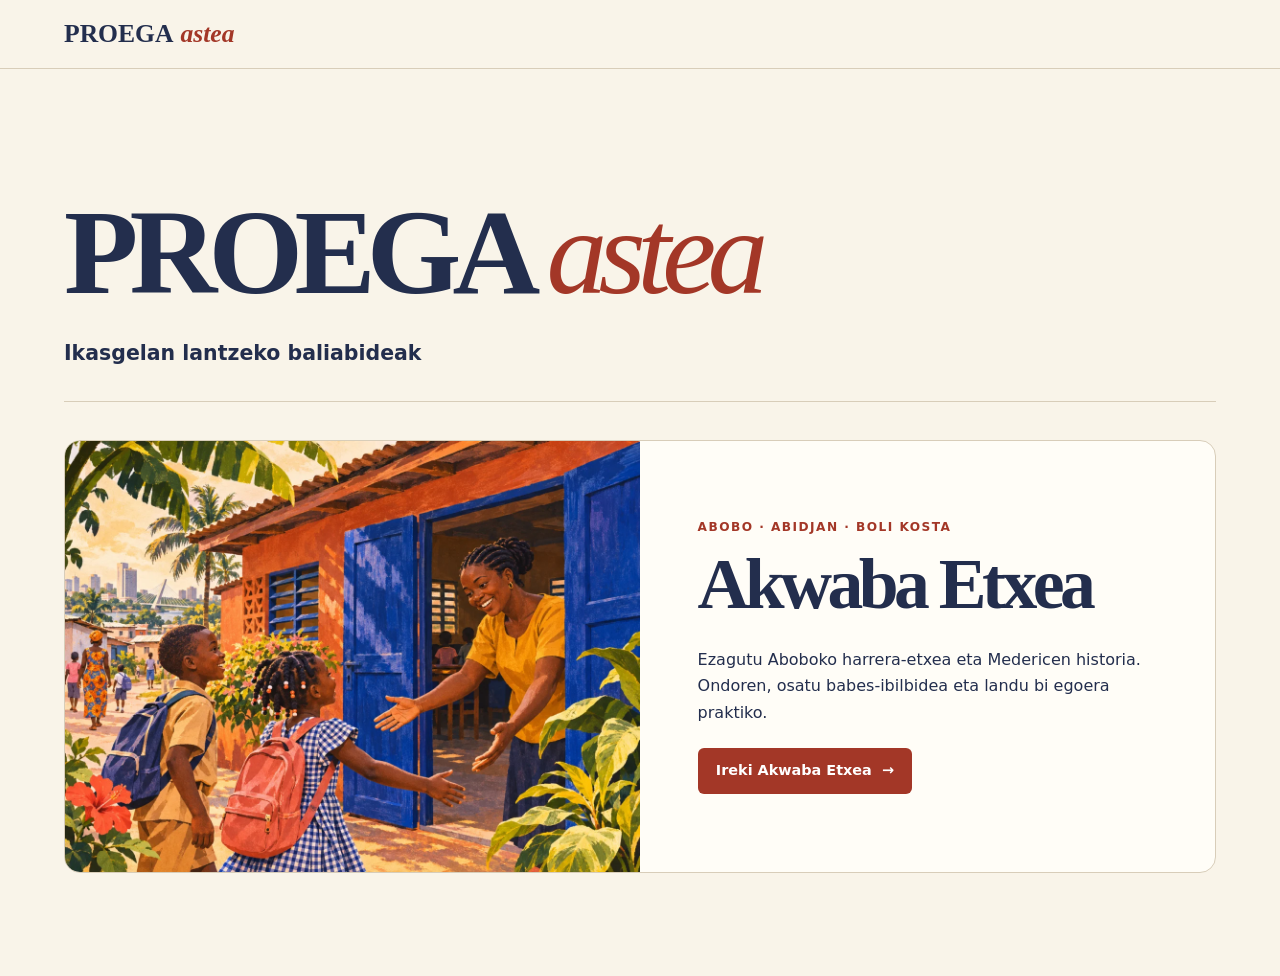
<file: index.html>
<!doctype html>
<html lang="eu">
<head>
  <meta charset="utf-8">
  <meta name="viewport" content="width=device-width, initial-scale=1">
  <meta name="description" content="PROEGA asteko ikasmaterialak. Ezagutu Akwaba Etxea eta egin jarduera interaktiboa.">
  <meta name="theme-color" content="#f9f4e9">
  <title>PROEGA astea</title>
  <link rel="stylesheet" href="akwaba/style.css">
  <style>
    .collection-header { min-height: 68px; display: flex; align-items: center; }
    .collection-title { margin: .22em 0 .25em; font: 700 clamp(3rem, 9.8vw, 7.6rem)/.9 var(--serif); letter-spacing: -.072em; }
    .collection-title em { color: var(--red); font-weight: 400; }
    .collection-resources { margin-top: 2rem; padding-top: clamp(1.45rem, 3vw, 2.8rem); border-top: 1px solid var(--line); }
    .feature { display: grid; grid-template-columns: 1fr 1fr; background: var(--white); border: 1px solid var(--line); border-radius: var(--radius); overflow: hidden; }
    .feature img { height: 100%; min-height: 270px; aspect-ratio: 4 / 3; object-fit: cover; }
    .feature-copy { align-self: center; padding: clamp(1.25rem, 4.5vw, 4rem); }
    .feature-copy h2 { text-wrap: initial; }
    .feature-copy .button { margin-top: 1.35rem; }
    @media (max-width: 670px) {
      .feature { grid-template-columns: minmax(0, 1fr); }
      .feature img { min-height: 0; height: auto; aspect-ratio: 16 / 10; }
    }
  </style>
</head>
<body>
  <a class="skip" href="#edukia">Jauzi edukira</a>
  <header class="site-header">
    <div class="wrap collection-header"><a class="wordmark" href="./">PROEGA<span> astea</span></a></div>
  </header>
  <main class="wrap section" id="edukia">
    <h1 class="collection-title">PROEGA <em>astea</em></h1>
    <p class="lead">Ikasgelan lantzeko baliabideak</p>
    <div class="collection-resources">
      <article class="feature">
        <img src="akwaba/akwaba.webp" alt="" width="1200" height="900" fetchpriority="high">
        <div class="feature-copy">
          <p class="eyebrow">Abobo · Abidjan · Boli Kosta</p>
          <h2>Akwaba Etxea</h2>
          <p>Ezagutu Aboboko harrera-etxea eta Medericen historia. Ondoren, osatu babes-ibilbidea eta landu bi egoera praktiko.</p>
          <a class="button primary" href="akwaba/">Ireki Akwaba Etxea <span aria-hidden="true">→</span></a>
        </div>
      </article>
    </div>
  </main>
</body>
</html>
</file>
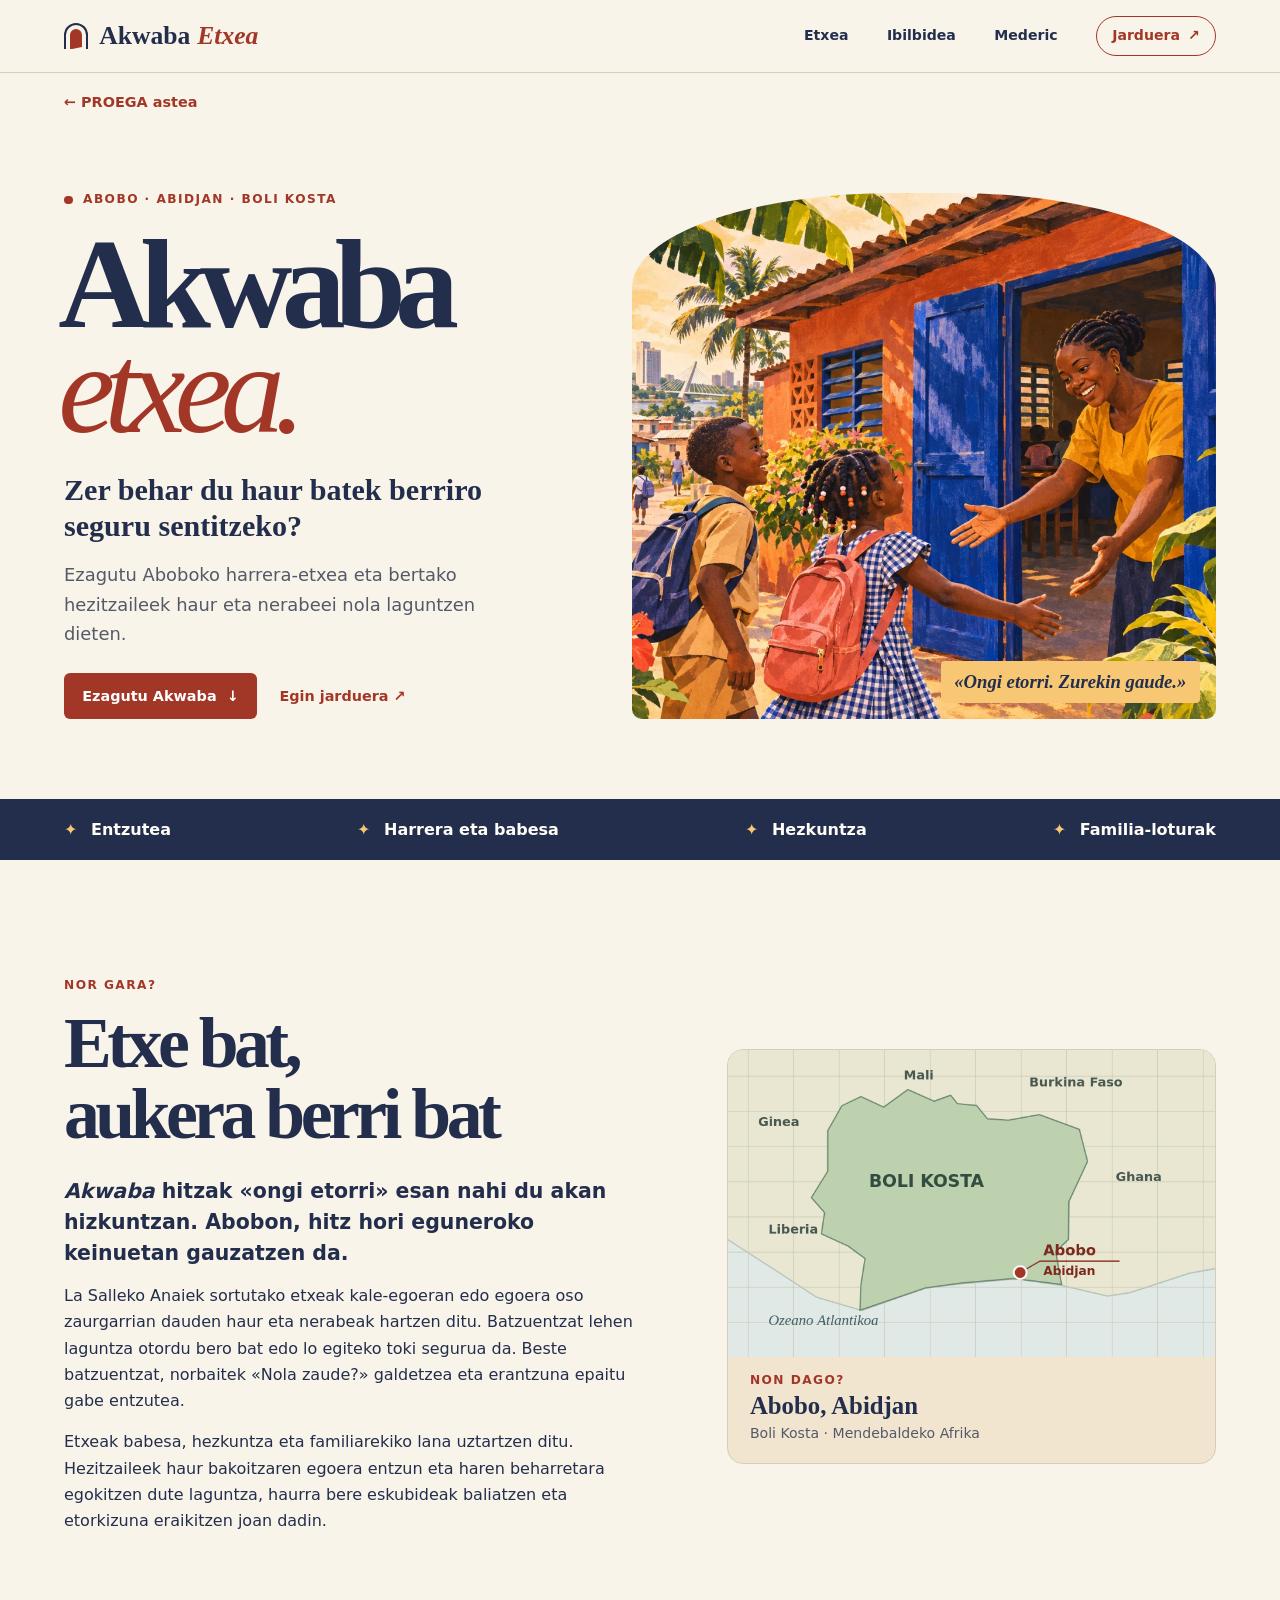
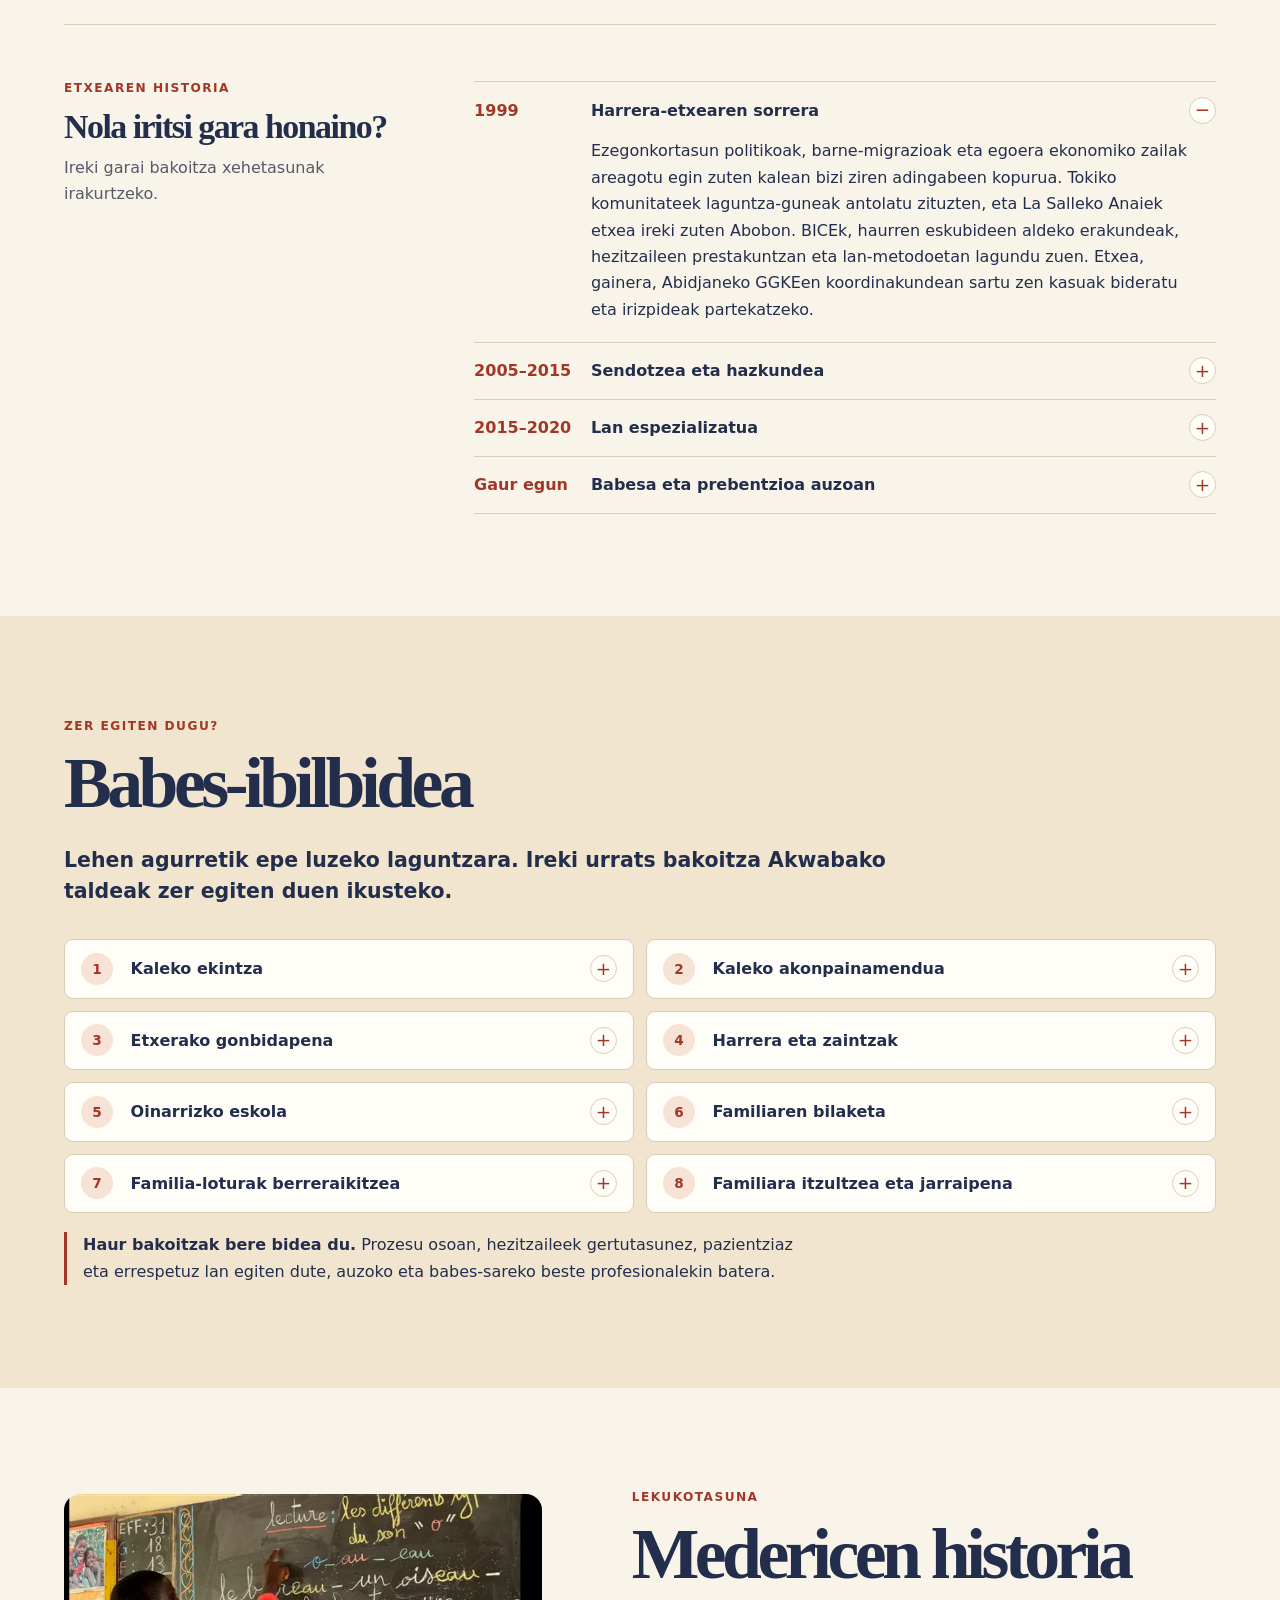
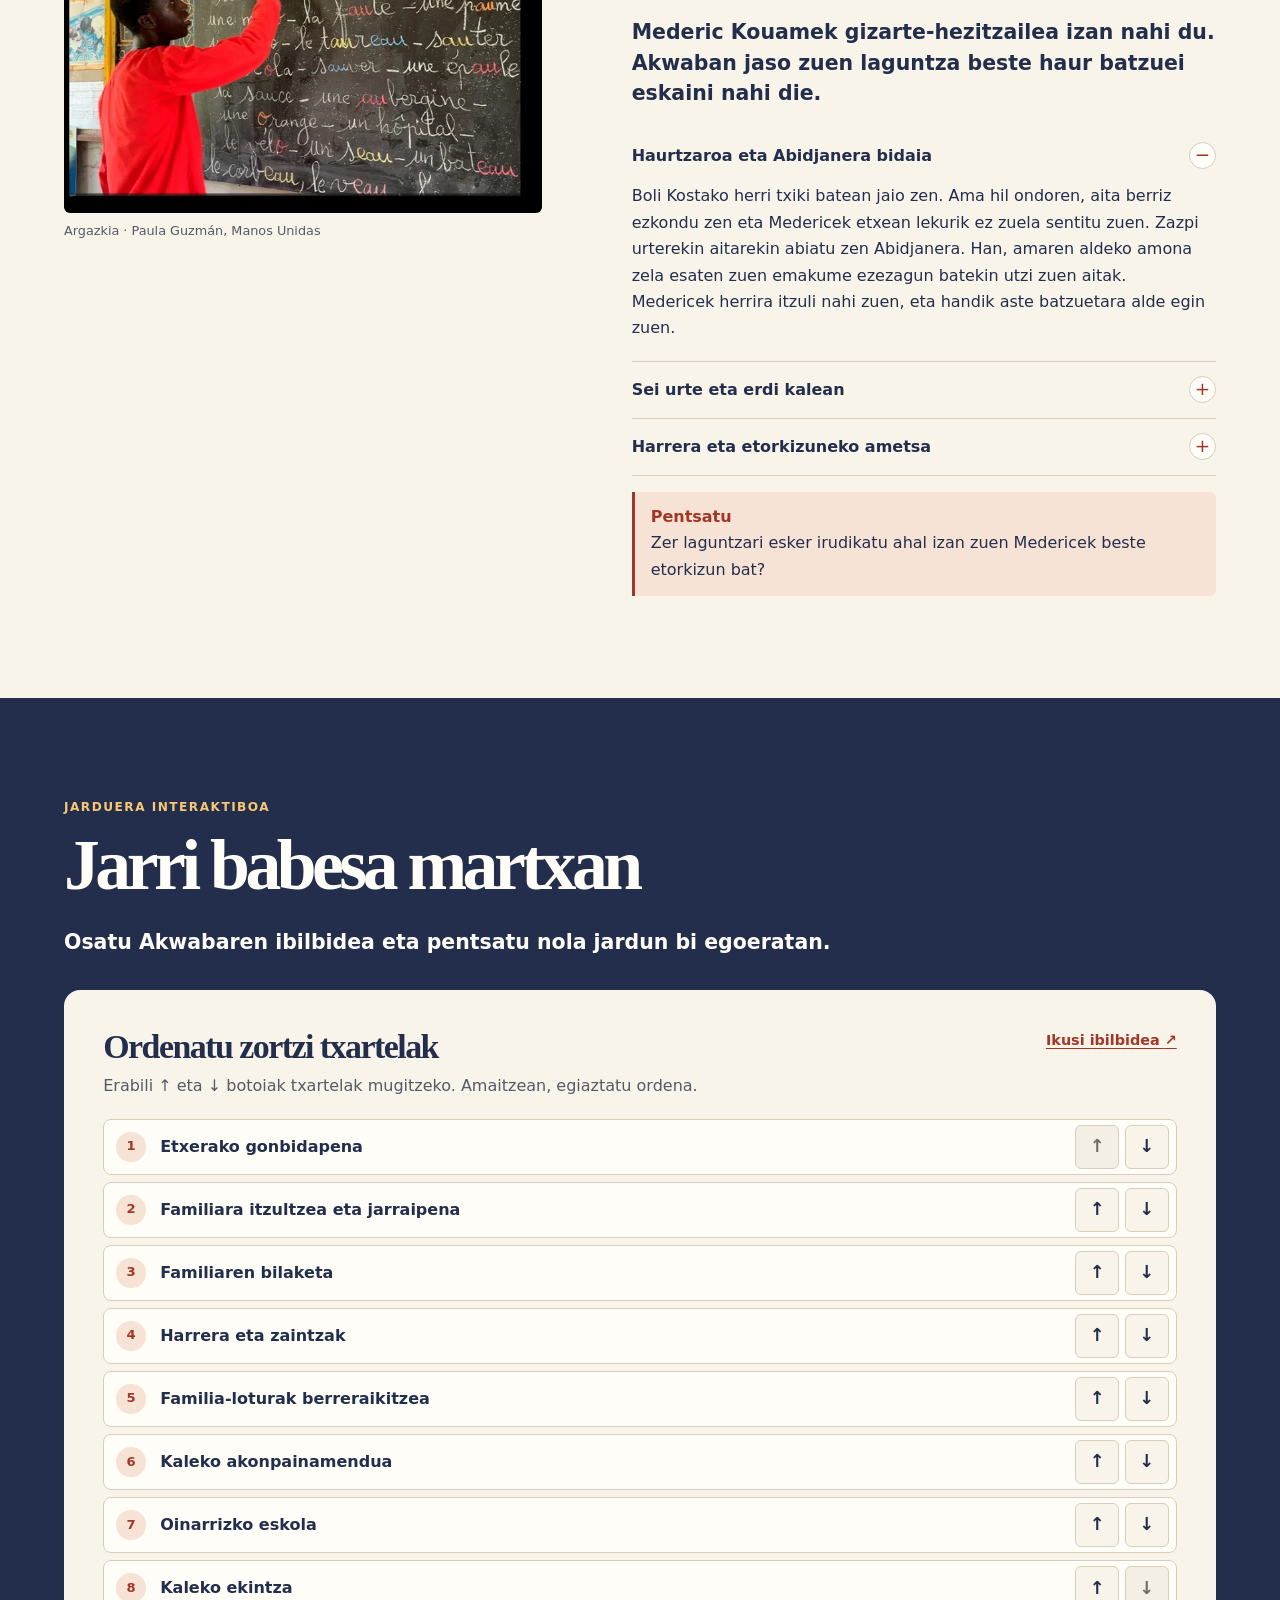
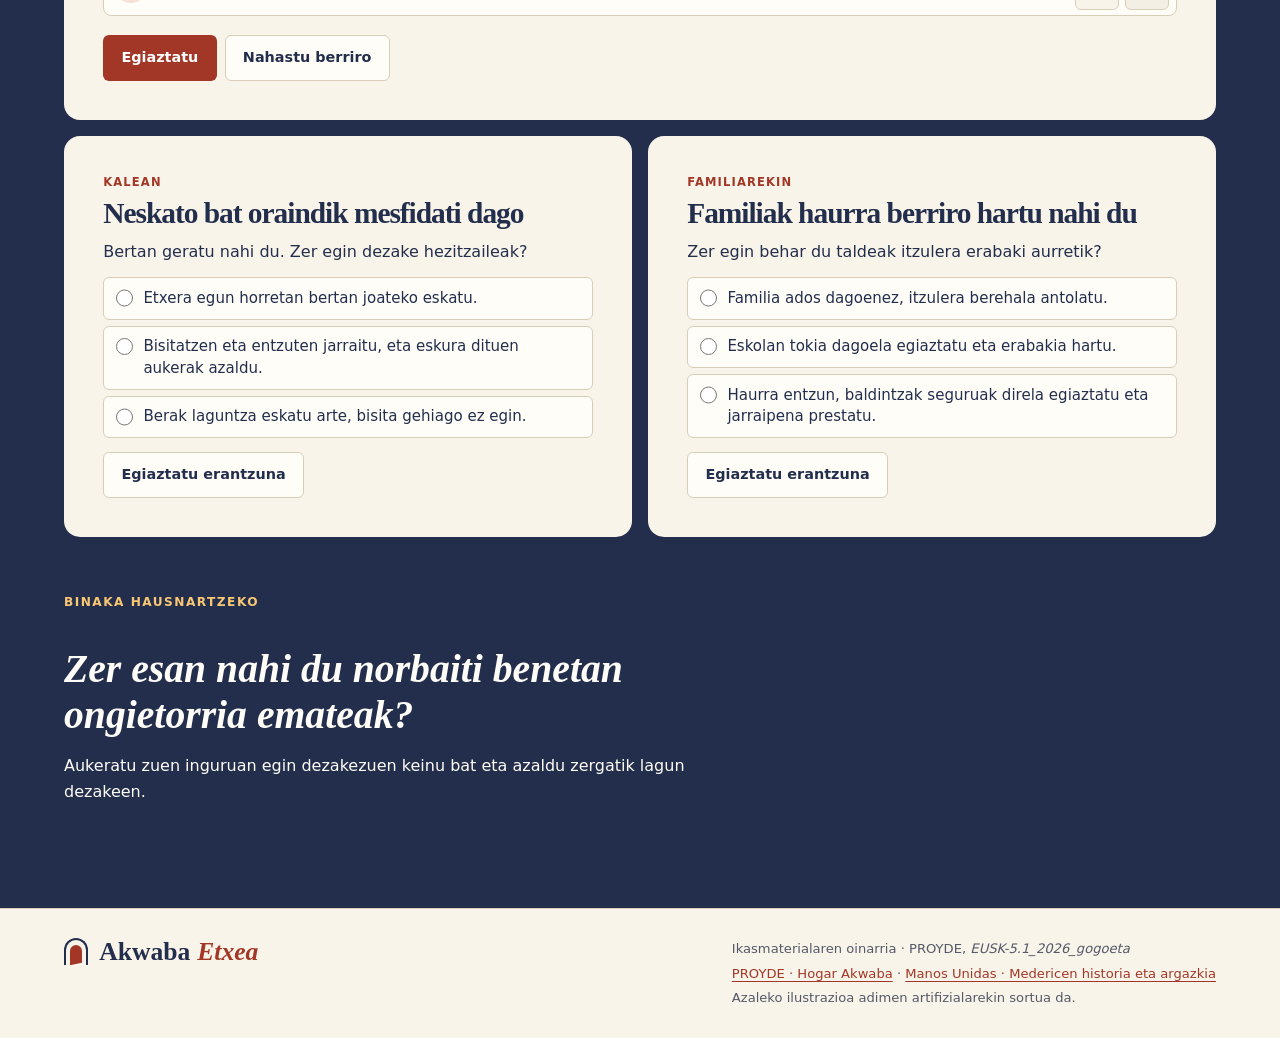
<file: akwaba/index.html>
<!doctype html>
<html lang="eu">
<head>
  <meta charset="utf-8">
  <meta name="viewport" content="width=device-width, initial-scale=1">
  <meta name="theme-color" content="#f9f4e9">
  <meta name="description" content="Ezagutu Aboboko Akwaba Etxea, Medericen historia eta haurrei laguntzeko babes-ibilbidea.">
  <title>Akwaba Etxea · Ongi etorri</title>
  <link rel="stylesheet" href="style.css">
  <script src="app.js" defer></script>
</head>
<body>
  <a class="skip" href="#edukia">Jauzi edukira</a>
  <header class="site-header">
    <div class="wrap header-inner">
      <a class="wordmark" href="#edukia"><span class="door-icon" aria-hidden="true"></span>Akwaba<span> Etxea</span></a>
      <nav aria-label="Atal nagusiak">
        <a href="#etxea">Etxea</a>
        <a href="#ibilbidea">Ibilbidea</a>
        <a href="#mederic">Mederic</a>
        <a class="nav-action" href="#jarduera">Jarduera <span aria-hidden="true">↗</span></a>
      </nav>
    </div>
  </header>

  <main id="edukia">
    <div class="wrap collection-link"><a class="text-link" href="../"><span aria-hidden="true">←</span> PROEGA astea</a></div>
    <section class="hero wrap" aria-labelledby="hero-title">
      <div class="hero-copy">
        <p class="eyebrow place">Abobo · Abidjan · Boli Kosta</p>
        <h1 id="hero-title">Akwaba<br><em>etxea.</em></h1>
        <p class="hero-question">Zer behar du haur batek berriro seguru sentitzeko?</p>
        <p>Ezagutu Aboboko harrera-etxea eta bertako hezitzaileek haur eta nerabeei nola laguntzen dieten.</p>
        <div class="hero-actions">
          <a class="button primary" href="#etxea">Ezagutu Akwaba <span aria-hidden="true">↓</span></a>
          <a class="text-link" href="#jarduera">Egin jarduera <span aria-hidden="true">↗</span></a>
        </div>
      </div>
      <figure class="hero-figure">
        <img src="akwaba.webp" alt="Hezitzaile batek motxiladun bi haur agurtzen ditu ate urdin baten aurrean, Aboboko harrera irudikatzen duen ilustrazioan." width="1200" height="900" fetchpriority="high">
        <figcaption>«Ongi etorri. Zurekin gaude.»</figcaption>
      </figure>
    </section>

    <div class="principles">
      <ul class="wrap" aria-label="Akwabaren lanaren oinarriak">
        <li><span aria-hidden="true">✦</span> Entzutea</li>
        <li><span aria-hidden="true">✦</span> Harrera eta babesa</li>
        <li><span aria-hidden="true">✦</span> Hezkuntza</li>
        <li><span aria-hidden="true">✦</span> Familia-loturak</li>
      </ul>
    </div>

    <section class="section wrap" id="etxea" aria-labelledby="etxea-title">
      <div class="section-grid">
        <div>
          <p class="eyebrow">Nor gara?</p>
          <h2 id="etxea-title">Etxe bat, aukera berri bat</h2>
          <p class="lead"><em>Akwaba</em> hitzak «ongi etorri» esan nahi du akan hizkuntzan. Abobon, hitz hori eguneroko keinuetan gauzatzen da.</p>
          <p>La Salleko Anaiek sortutako etxeak kale-egoeran edo egoera oso zaurgarrian dauden haur eta nerabeak hartzen ditu. Batzuentzat lehen laguntza otordu bero bat edo lo egiteko toki segurua da. Beste batzuentzat, norbaitek «Nola zaude?» galdetzea eta erantzuna epaitu gabe entzutea.</p>
          <p>Etxeak babesa, hezkuntza eta familiarekiko lana uztartzen ditu. Hezitzaileek haur bakoitzaren egoera entzun eta haren beharretara egokitzen dute laguntza, haurra bere eskubideak baliatzen eta etorkizuna eraikitzen joan dadin.</p>
        </div>
        <figure class="map-card">
          <canvas id="map" width="760" height="480" role="img" aria-label="Boli Kostako mapa eskematikoa. Abidjan hego-ekialdeko kostaldean dago, eta Abobo hiriaren iparraldeko barrutia da."></canvas>
          <figcaption><span class="eyebrow">Non dago?</span><strong>Abobo, Abidjan</strong><span>Boli Kosta · Mendebaldeko Afrika</span></figcaption>
        </figure>
      </div>

      <div class="history" aria-labelledby="history-title">
        <div>
          <p class="eyebrow">Etxearen historia</p>
          <h3 id="history-title">Nola iritsi gara honaino?</h3>
          <p>Ireki garai bakoitza xehetasunak irakurtzeko.</p>
        </div>
        <div class="timeline">
          <details open>
            <summary><span class="date">1999</span><span>Harrera-etxearen sorrera</span><span class="toggle" aria-hidden="true"></span></summary>
            <p>Ezegonkortasun politikoak, barne-migrazioak eta egoera ekonomiko zailak areagotu egin zuten kalean bizi ziren adingabeen kopurua. Tokiko komunitateek laguntza-guneak antolatu zituzten, eta La Salleko Anaiek etxea ireki zuten Abobon. BICEk, haurren eskubideen aldeko erakundeak, hezitzaileen prestakuntzan eta lan-metodoetan lagundu zuen. Etxea, gainera, Abidjaneko GGKEen koordinakundean sartu zen kasuak bideratu eta irizpideak partekatzeko.</p>
          </details>
          <details>
            <summary><span class="date">2005–2015</span><span>Sendotzea eta hazkundea</span><span class="toggle" aria-hidden="true"></span></summary>
            <p>Etxeak laguntza zabaldu zuen. Gizarte-hezitzaileak, alfabetatzea, eskola-errefortzua eta kirol- zein kultura-jarduerak gehitu zituen. Familia-loturak lantzen hasi zen ahal zen kasuetan, eta laguntza psikosozialerako erreferente bihurtu zen auzoan.</p>
          </details>
          <details>
            <summary><span class="date">2015–2020</span><span>Lan espezializatua</span><span class="toggle" aria-hidden="true"></span></summary>
            <p>Taldeak harrera, ebaluazio eta jarraipenerako protokoloak garatu zituen. Luzaroan kalean bizi ziren edo indarkeria, abandonua zein lan- edo sexu-esplotazioa jasan zuten haurrei eta arriskuan zeuden nerabeei laguntzeko programak sortu zituen. Auzoko tailer eta artisauekin lanbide-aurreko prestakuntza antolatu zuen.</p>
          </details>
          <details>
            <summary><span class="date">Gaur egun</span><span>Babesa eta prebentzioa auzoan</span><span class="toggle" aria-hidden="true"></span></summary>
            <p>Etxeak auzoko erakundeek, eskolek eta adingabeak babesteko zerbitzu ofizialek bideratutako haurrak hartzen ditu. Familiekin, eskolekin, parrokiekin eta tokiko ordezkariekin lan egiten du egoera larriak prebenitzeko.</p>
            <p>Gaurko lanaren hiru ardatzak harrera eta babesa, eskolan eta gizartean berriz parte hartzea ibilbide pertsonalizatuen eta jarraipen psikosozialaren bidez, eta autonomia zein lanerako prestakuntza dira. Azken ardatza bereziki 15 urtetik gorako gazteei zuzenduta dago.</p>
          </details>
        </div>
      </div>
    </section>

    <section class="section route-section" id="ibilbidea" aria-labelledby="route-title">
      <div class="wrap">
        <p class="eyebrow">Zer egiten dugu?</p>
        <h2 id="route-title">Babes-ibilbidea</h2>
        <p class="lead">Lehen agurretik epe luzeko laguntzara. Ireki urrats bakoitza Akwabako taldeak zer egiten duen ikusteko.</p>
        <div class="route-list">
          <details><summary><span class="step">1</span><span>Kaleko ekintza</span><span class="toggle" aria-hidden="true"></span></summary><p>Egunero, hezitzaileak haurrak bizi edo elkartzen diren lekuetara joaten dira. Hurbildu, haien istorioak entzun eta konfiantza eraikitzen hasten dira.</p></details>
          <details><summary><span class="step">2</span><span>Kaleko akonpainamendua</span><span class="toggle" aria-hidden="true"></span></summary><p>Hezitzaileek haurra dagoen lekuan bisitatzen dute, berarekin hitz egiten dute eta aukera seguruak azaltzen dizkiote. Bere erritmoa eta erabakia errespetatzen dituzte.</p></details>
          <details><summary><span class="step">3</span><span>Etxerako gonbidapena</span><span class="toggle" aria-hidden="true"></span></summary><p>Taldeak Etxera etortzeko aukera eskaintzen dio eta bertan zer aurkituko duen azaltzen dio. Haurra prest dagoenean eta gonbidapena onartzen duenean hasten da harrera.</p></details>
          <details><summary><span class="step">4</span><span>Harrera eta zaintzak</span><span class="toggle" aria-hidden="true"></span></summary><p>Etxean lehen osasun-arreta, higienea eta arropa garbia, ohiko otorduak eta atseden hartzeko gune segurua eskaintzen dituzte. Haurra entzuten dute eta bere emozioak adierazten eta ulertzen laguntzen diote.</p></details>
          <details><summary><span class="step">5</span><span>Oinarrizko eskola</span><span class="toggle" aria-hidden="true"></span></summary><p>Haurrek ikasteko ohiturak, irakurketa eta kalkulua lantzen dituzte eskolara itzultzeko edo lanbide-aurreko prestakuntza hasteko. Oinarrizko eskola auzoko haurrentzat ere zabalik dago. Helduen alfabetatzeak auzoko harremanak sendotzen laguntzen du.</p></details>
          <details><summary><span class="step">6</span><span>Familiaren bilaketa</span><span class="toggle" aria-hidden="true"></span></summary><p>Ahal denean, taldeak senideak bilatzen ditu, haiekin hitz egiten du eta familiaren egoera aztertzen du. Hezitzaileek familiak ere entzun eta laguntzen dituzte.</p></details>
          <details><summary><span class="step">7</span><span>Familia-loturak berreraikitzea</span><span class="toggle" aria-hidden="true"></span></summary><p>Posible denean, taldeak eten diren harremanak berreskuratzen laguntzen du eta familia prestatzen du haurra berriz hartzeko.</p></details>
          <details><summary><span class="step">8</span><span>Familiara itzultzea eta jarraipena</span><span class="toggle" aria-hidden="true"></span></summary><p>Baldintzak seguruak direnean, taldeak itzulera laguntzen du. Gero ere bisitak egiten ditu eta babesa nahiz orientazioa ematen jarraitzen du. Itzulera posible ez bada, beste harrera- edo prestakuntza-aukerak bilatu daitezke.</p></details>
        </div>
        <p class="route-note"><strong>Haur bakoitzak bere bidea du.</strong> Prozesu osoan, hezitzaileek gertutasunez, pazientziaz eta errespetuz lan egiten dute, auzoko eta babes-sareko beste profesionalekin batera.</p>
      </div>
    </section>

    <section class="section wrap story" id="mederic" aria-labelledby="story-title">
      <figure class="story-figure">
        <img src="mederic.webp" width="720" height="480" loading="lazy" alt="Mederic Kouame arbelean frantsesezko irakurketa-ariketa bat seinalatzen.">
        <figcaption>Argazkia · Paula Guzmán, Manos Unidas</figcaption>
      </figure>
      <div class="story-copy">
        <p class="eyebrow">Lekukotasuna</p>
        <h2 id="story-title">Medericen historia</h2>
        <p class="lead">Mederic Kouamek gizarte-hezitzailea izan nahi du. Akwaban jaso zuen laguntza beste haur batzuei eskaini nahi die.</p>
        <details open><summary>Haurtzaroa eta Abidjanera bidaia<span class="toggle" aria-hidden="true"></span></summary><p>Boli Kostako herri txiki batean jaio zen. Ama hil ondoren, aita berriz ezkondu zen eta Medericek etxean lekurik ez zuela sentitu zuen. Zazpi urterekin aitarekin abiatu zen Abidjanera. Han, amaren aldeko amona zela esaten zuen emakume ezezagun batekin utzi zuen aitak. Medericek herrira itzuli nahi zuen, eta handik aste batzuetara alde egin zuen.</p></details>
        <details><summary>Sei urte eta erdi kalean<span class="toggle" aria-hidden="true"></span></summary><p>Merkatu, semaforo eta geltoki artean bizi izan zen. Hotza, gosea eta bakardadea ezagutu zituen, eta janaria eskatzen zuen. Beste haur batzuk ere kalean bizitzen hasten dira pobrezia, abandonua edo estigma direla eta. Erregistro zibilik ez izateak hezkuntza eta beste eskubide batzuk eskuratzea zaildu dezake.</p><p>Manos Unidasen 2025eko erreportajeak Abidjanerako 15.000 eta 30.000 haur arteko estimazioa aipatzen du. <a href="https://www.manosunidas.org/sites/default/files/imce/recursos/revista_228_2025.pdf#page=14">Ikusi iturria <span aria-hidden="true">↗</span></a></p></details>
        <details><summary>Harrera eta etorkizuneko ametsa<span class="toggle" aria-hidden="true"></span></summary><p>La Salleko Anaiek Mederic aurkitu zutenean, hasieran mesfidati agertu zen. Denborarekin haiekin joatea onartu zuen. Akwaban janaria, arropa eta zaintza jaso zituen. Berak duintasuna nabarmendu zuen. Orain gizarte-hezitzailea izan nahi du, bere antzeko egoeretan dauden haurrei laguntzeko.</p></details>
        <p class="discussion"><strong>Pentsatu</strong> Zer laguntzari esker irudikatu ahal izan zuen Medericek beste etorkizun bat?</p>
      </div>
    </section>

    <section class="section activity-section" id="jarduera" aria-labelledby="activity-title">
      <div class="wrap">
        <div class="activity-intro">
          <p class="eyebrow">Jarduera interaktiboa</p>
          <h2 id="activity-title">Jarri babesa martxan</h2>
          <p class="lead">Osatu Akwabaren ibilbidea eta pentsatu nola jardun bi egoeratan.</p>
        </div>
        <noscript><p class="panel">Jarduera erabiltzeko, gaitu JavaScript arakatzailean.</p></noscript>
        <div class="panel sorter" id="ordenatu" hidden>
          <div class="panel-header">
            <div><h3>Ordenatu zortzi txartelak</h3><p>Erabili ↑ eta ↓ botoiak txartelak mugitzeko. Amaitzean, egiaztatu ordena.</p></div>
            <a href="#ibilbidea">Ikusi ibilbidea <span aria-hidden="true">↗</span></a>
          </div>
          <ol id="cards" class="cards"></ol>
          <div class="panel-actions">
            <button class="button primary" id="check-order">Egiaztatu</button>
            <button class="button secondary" id="reset-order">Nahastu berriro</button>
          </div>
          <p id="order-feedback" class="feedback" role="status" aria-atomic="true"></p>
          <p id="move-feedback" class="sr-only" role="status" aria-atomic="true"></p>
        </div>

        <div class="scenarios" id="egoerak" hidden>
          <div class="panel scenario">
            <form data-answer="bisitatu" data-explanation="Bisitek eta entzuteak konfiantza eraikitzen laguntzen dute. Taldeak aukera segurua eskaintzen dio eta haren erritmoa errespetatzen du." data-hint="Pentsatu nola egon zaitezkeen haren ondoan lehen unetik, bere erabakia errespetatuz.">
              <fieldset>
                <legend><span>Kalean</span>Neskato bat oraindik mesfidati dago</legend>
                <p>Bertan geratu nahi du. Zer egin dezake hezitzaileak?</p>
                <label><input type="radio" name="kalea" value="eskatu" required> <span>Etxera egun horretan bertan joateko eskatu.</span></label>
                <label><input type="radio" name="kalea" value="bisitatu"> <span>Bisitatzen eta entzuten jarraitu, eta eskura dituen aukerak azaldu.</span></label>
                <label><input type="radio" name="kalea" value="itxaron"> <span>Berak laguntza eskatu arte, bisita gehiago ez egin.</span></label>
              </fieldset>
              <button class="button secondary" type="submit">Egiaztatu erantzuna</button>
              <p class="feedback" role="status" aria-atomic="true"></p>
            </form>
          </div>
          <div class="panel scenario">
            <form data-answer="segurua" data-explanation="Taldeak haurra eta familia entzuten ditu, etxeko egoera aztertzen du eta itzulera prestatzen du. Itzulera segurua bada, bisitekin eta orientazioarekin jarraitzen du." data-hint="Familia aurkitzea urrats bat da. Pentsatu zer jakin behar duen taldeak eta zer egin dezakeen ondoren.">
              <fieldset>
                <legend><span>Familiarekin</span>Familiak haurra berriro hartu nahi du</legend>
                <p>Zer egin behar du taldeak itzulera erabaki aurretik?</p>
                <label><input type="radio" name="familia" value="itzuli" required> <span>Familia ados dagoenez, itzulera berehala antolatu.</span></label>
                <label><input type="radio" name="familia" value="eskola"> <span>Eskolan tokia dagoela egiaztatu eta erabakia hartu.</span></label>
                <label><input type="radio" name="familia" value="segurua"> <span>Haurra entzun, baldintzak seguruak direla egiaztatu eta jarraipena prestatu.</span></label>
              </fieldset>
              <button class="button secondary" type="submit">Egiaztatu erantzuna</button>
              <p class="feedback" role="status" aria-atomic="true"></p>
            </form>
          </div>
        </div>
        <div class="reflection">
          <p class="eyebrow">Binaka hausnartzeko</p>
          <p class="reflection-question">Zer esan nahi du norbaiti benetan ongietorria emateak?</p>
          <p>Aukeratu zuen inguruan egin dezakezuen keinu bat eta azaldu zergatik lagun dezakeen.</p>
        </div>
      </div>
    </section>
  </main>

  <footer class="site-footer">
    <div class="wrap footer-inner">
      <a class="wordmark" href="#edukia"><span class="door-icon" aria-hidden="true"></span>Akwaba<span> Etxea</span></a>
      <div><p>Ikasmaterialaren oinarria · PROYDE, <cite>EUSK-5.1_2026_gogoeta</cite></p><p><a href="https://proyde.org/hogar-akwaba/">PROYDE · Hogar Akwaba</a> <span aria-hidden="true">·</span> <a href="https://www.manosunidas.org/sites/default/files/imce/recursos/revista_228_2025.pdf#page=14">Manos Unidas · Medericen historia eta argazkia</a></p><p>Azaleko ilustrazioa adimen artifizialarekin sortua da.</p></div>
    </div>
  </footer>
</body>
</html>
</file>
<file: akwaba/style.css>
:root {
  color-scheme: light;
  --paper: #f9f4e9;
  --white: #fffdf7;
  --blue: #232e4d;
  --muted: #555968;
  --red: #a33727;
  --red-deep: #7c281d;
  --line: #d8cdb9;
  --sand: #f1e5d0;
  --apricot: #f6e3d5;
  --green: #335746;
  --gold: #f8c773;
  --serif: Georgia, 'Times New Roman', serif;
  --sans: 'Avenir Next', Avenir, system-ui, -apple-system, sans-serif;
  --radius: 16px;
}

*, *::before, *::after { box-sizing: border-box; }
[hidden] { display: none !important; }
html { scroll-behavior: smooth; }
body { margin: 0; background: var(--paper); color: var(--blue); font: 1rem/1.65 var(--sans); }
a { color: inherit; text-underline-offset: .22em; }
button, input { font: inherit; }
button { cursor: pointer; }
button:disabled { cursor: default; }
img { display: block; width: 100%; height: auto; }
figure, h1, h2, h3, p { margin: 0; }
p + p { margin-top: .9em; }
:focus-visible { outline: 3px solid #435aa1; outline-offset: 4px; }
::selection { color: var(--blue); background: #f5cb80; }
[id] { scroll-margin-top: 5.5rem; }
.wrap { width: min(1240px, calc(100% - clamp(36px, 10vw, 152px))); margin-inline: auto; }
.skip { position: fixed; z-index: 10; inset: .5rem auto auto .5rem; padding: .6rem 1rem; background: var(--white); transform: translateY(-150%); }
.skip:focus { transform: none; }
.sr-only { position: absolute; width: 1px; height: 1px; padding: 0; margin: -1px; overflow: hidden; clip-path: inset(50%); white-space: nowrap; border: 0; }

.site-header { border-bottom: 1px solid var(--line); }
.header-inner, .footer-inner { display: flex; justify-content: space-between; align-items: center; gap: 1.5rem; }
.header-inner { min-height: 72px; }
.wordmark { display: inline-flex; align-items: center; gap: .27em; font: 700 clamp(1.28rem, 2vw, 1.7rem)/1.1 var(--serif); white-space: nowrap; text-decoration: none; }
.wordmark > span:last-child { color: var(--red); font-style: italic; }
.door-icon { position: relative; display: inline-block; width: .93em; height: 1.05em; margin-right: .18em; border: .085em solid currentColor; border-bottom: 0; border-radius: .49em .49em 0 0; }
.door-icon::after { content: ''; position: absolute; inset: .16em .15em 0; background: var(--red); border-radius: .45em .45em 0 0; clip-path: polygon(0 0, 100% 0, 100% 88%, 0 100%); }
nav { display: flex; align-items: center; gap: clamp(.6rem, 3vw, 2.4rem); font-size: .88rem; font-weight: 700; }
nav a { text-decoration: none; white-space: nowrap; padding-block: .55rem; }
nav a:hover, .text-link:hover, .panel-header a:hover { text-decoration: underline; }
.nav-action { border: 1px solid var(--red); border-radius: 99px; color: var(--red); padding: .46rem .95rem; }
.nav-action span { margin-left: .2rem; }
.eyebrow { color: var(--red); font-size: .76rem; font-weight: 800; line-height: 1.3; letter-spacing: .12em; text-transform: uppercase; }
.place { display: flex; align-items: center; gap: .65rem; }
.place::before { content: ''; width: .54rem; height: .54rem; border-radius: 50%; background: var(--red); flex: none; }

.hero { display: grid; grid-template-columns: .9fr 1.1fr; align-items: center; gap: clamp(2rem, 7vw, 7rem); padding-block: clamp(2.25rem, 6vw, 5.5rem) clamp(2.5rem, 5vw, 4.5rem); }
.hero h1 { font: 700 clamp(4.9rem, 10vw, 9.2rem)/.82 var(--serif); letter-spacing: -.085em; margin: .19em 0 .23em -.045em; }
.hero h1 em { color: var(--red); font-weight: 400; }
.hero-copy > p:not(.eyebrow) { max-width: 37ch; }
.hero-question { font: 700 clamp(1.3rem, 2.35vw, 2rem)/1.2 var(--serif); }
.hero-copy > p:last-of-type { color: var(--muted); font-size: clamp(.95rem, 1.4vw, 1.12rem); }
.hero-actions { display: flex; align-items: center; flex-wrap: wrap; gap: .85rem 1.4rem; margin-top: 1.55rem; }
.button { min-height: 46px; display: inline-flex; align-items: center; justify-content: center; gap: .7em; padding: .65rem 1.08rem; border: 1px solid transparent; border-radius: 6px; font-size: .9rem; font-weight: 750; line-height: 1.35; text-decoration: none; }
.button.primary { background: var(--red); color: white; }
.button.primary:hover { background: var(--red-deep); }
.button.secondary { border-color: var(--line); background: var(--white); color: var(--blue); }
.button.secondary:hover { background: var(--sand); }
.text-link, .panel-header a { font-size: .9rem; font-weight: 750; color: var(--red); text-decoration: none; }
.hero-figure { position: relative; margin: 0; }
.hero-figure img { border-radius: 45% 45% 10px 10px / 18% 18% 10px 10px; aspect-ratio: 1.11; object-fit: cover; }
.hero-figure figcaption { position: absolute; right: 1rem; bottom: 1rem; color: var(--blue); background: var(--gold); border-radius: 4px; padding: .54rem .85rem; font: italic 700 clamp(.86rem, 1.7vw, 1.17rem)/1.3 var(--serif); }
.principles { background: var(--blue); color: var(--white); }
.principles ul { display: grid; grid-template-columns: repeat(4, max-content); justify-content: space-between; gap: 1rem 1.35rem; list-style: none; padding: 1.07rem 0; font-size: clamp(.78rem, 1.5vw, 1rem); font-weight: 650; }
.principles li > span { margin-right: .5em; color: var(--gold); }

.section { padding-block: clamp(3.3rem, 8vw, 7.5rem); }
.section-grid { display: grid; grid-template-columns: 1.08fr .92fr; align-items: start; gap: clamp(2rem, 7vw, 7rem); }
h2 { margin: .19em 0 .37em; font: 700 clamp(2.4rem, 5.6vw, 5.6rem)/.99 var(--serif); letter-spacing: -.063em; text-wrap: balance; }
h3 { font: 700 clamp(1.55rem, 2.65vw, 2.55rem)/1.06 var(--serif); letter-spacing: -.045em; }
.lead { max-width: 59ch; font-size: clamp(1.055rem, 1.7vw, 1.28rem); line-height: 1.5; font-weight: 550; }
.map-card { background: var(--sand); border: 1px solid var(--line); border-radius: var(--radius); overflow: hidden; align-self: center; }
.map-card canvas { display: block; width: 100%; height: auto; background: #e9e7d2; }
.map-card figcaption { display: grid; gap: .1rem; padding: 1rem 1.35rem 1.15rem; }
.map-card strong { font: 700 1.55rem/1.2 var(--serif); }
.map-card figcaption > span:last-child { color: var(--muted); font-size: .88rem; }

.history { display: grid; grid-template-columns: .62fr 1.38fr; gap: clamp(2rem, 6vw, 5.6rem); margin-top: clamp(3rem, 7vw, 6rem); padding-top: clamp(2rem, 4.5vw, 3.5rem); border-top: 1px solid var(--line); }
.history h3 { margin-top: .35em; }
.history h3 + p { margin-top: .6em; color: var(--muted); }
details { border-bottom: 1px solid var(--line); }
details:first-child { border-top: 1px solid var(--line); }
summary { display: grid; grid-template-columns: 1fr auto; align-items: center; gap: .7rem 1rem; min-height: 56px; padding: .8rem 0; font-weight: 750; cursor: pointer; list-style: none; line-height: 1.35; }
summary::-webkit-details-marker { display: none; }
summary:hover { color: var(--red); }
.toggle { display: grid; place-items: center; width: 1.7rem; height: 1.7rem; border-radius: 50%; background: var(--white); border: 1px solid var(--line); color: var(--red); }
.toggle::before { content: '+'; font: 500 1.15rem/1 var(--sans); }
details[open] .toggle::before { content: '−'; }
details > p { padding-bottom: .85rem; padding-right: .6rem; }
details > p:last-child { padding-bottom: 1.17rem; }
details > p + p { margin-top: 0; }
.timeline summary { grid-template-columns: minmax(6.3rem, auto) 1fr auto; }
.date { color: var(--red); font-variant-numeric: tabular-nums; }
.timeline details > p { margin-left: 7.3rem; }

.route-section { background: var(--sand); }
.route-section h2 { text-wrap: initial; }
.route-list { display: grid; grid-template-columns: 1fr 1fr; align-items: start; gap: .75rem; margin-top: 2rem; }
.route-list details { min-width: 0; background: var(--white); border: 1px solid var(--line); border-radius: 9px; }
.route-list summary { grid-template-columns: 2.1rem 1fr auto; padding: .8rem 1rem; }
.step { display: grid; place-items: center; width: 2rem; height: 2rem; border-radius: 50%; background: var(--apricot); color: var(--red); font-size: .85rem; }
.route-list details > p { padding-inline: 1rem; }
.route-note { max-width: 73ch; margin-top: 1.2rem; padding-left: 1rem; border-left: 3px solid var(--red); }

.story { display: grid; grid-template-columns: .9fr 1.1fr; gap: clamp(2rem, 7vw, 7rem); align-items: start; }
.story-copy h2 { text-wrap: initial; }
.story-figure { margin-top: .25rem; }
.story-figure img { border-radius: var(--radius) var(--radius) 6px 6px; }
.story-figure figcaption { margin-top: .45rem; color: var(--muted); font-size: .8rem; }
.story-copy .lead { margin-bottom: 1.15rem; }
.story-copy a { color: var(--red); }
.discussion { margin-top: 1rem; border-left: 3px solid var(--red); padding: .78rem 1rem; border-radius: 0 6px 6px 0; background: var(--apricot); }
.discussion strong { display: block; color: var(--red); }

.activity-section { background: var(--blue); color: var(--white); }
.activity-section .eyebrow { color: var(--gold); }
.activity-intro { margin-bottom: 2rem; }
.activity-intro h2 { text-wrap: initial; }
.panel { color: var(--blue); background: var(--paper); border-radius: var(--radius); padding: clamp(1rem, 3.4vw, 2.45rem); }
.panel-header { display: flex; justify-content: space-between; align-items: start; gap: .75rem 2rem; }
.panel-header p { margin-top: .5rem; color: var(--muted); }
.panel-header a { flex: none; text-decoration: underline; }
.cards { display: grid; gap: .44rem; padding: 0; margin: 1.2rem 0; list-style: none; }
.card { display: grid; grid-template-columns: 2rem 1fr max-content; gap: .75rem; align-items: center; min-height: 56px; padding: .27rem .45rem .27rem .75rem; border: 1px solid var(--line); border-radius: 8px; background: var(--white); line-height: 1.28; }
.card-name { font-weight: 650; }
.card.is-correct { border-color: #79a182; background: #f4f8ed; }
.card.is-correct .card-position { color: var(--green); background: #deead7; }
.card-position { display: grid; place-items: center; width: 1.85rem; height: 1.85rem; color: var(--red); background: var(--apricot); border-radius: 50%; font-size: .82rem; font-weight: 800; }
.card-controls { display: flex; gap: .35rem; }
.card-controls button { display: grid; place-items: center; min-width: 44px; min-height: 44px; padding: 0; background: var(--paper); border-radius: 6px; border: 1px solid var(--line); color: var(--blue); font-size: 1.12rem; font-weight: 800; }
.card-controls button[aria-disabled="true"] { color: #716c62; background: #f4efe5; cursor: default; }
.card-controls button:not([aria-disabled="true"]):hover { background: var(--apricot); }
.panel-actions { display: flex; gap: .5rem; flex-wrap: wrap; }
.feedback:not(:empty) { margin-top: .85rem; padding: .66rem .82rem; border-left: 3px solid var(--red); border-radius: 0 5px 5px 0; background: var(--apricot); font-size: .94rem; }
.feedback.good:not(:empty) { background: #e5edda; border-color: var(--green); }
.scenarios { margin-top: 1rem; display: grid; grid-template-columns: 1fr 1fr; gap: 1rem; }
.scenario form { height: 100%; }
.scenario fieldset { border: 0; padding: 0; margin: 0 0 .85rem; min-width: 0; }
.scenario legend { padding: 0; color: var(--blue); font: 700 clamp(1.26rem, 2.3vw, 1.85rem)/1.12 var(--serif); letter-spacing: -.035em; }
.scenario legend span { display: block; margin-bottom: .45rem; color: var(--red); font: 800 .72rem/1.2 var(--sans); letter-spacing: .1em; text-transform: uppercase; }
.scenario fieldset > p { margin: .6rem 0 .75rem; }
.scenario label { display: flex; gap: .63rem; align-items: flex-start; padding: .58rem .72rem; margin-top: .38rem; background: var(--white); border: 1px solid var(--line); border-radius: 6px; cursor: pointer; font-size: .94rem; line-height: 1.45; }
.scenario label:has(input:checked) { background: var(--apricot); border-color: var(--red); }
.scenario input { flex: none; width: 1.1rem; height: 1.1rem; margin: .1rem 0 0; accent-color: var(--red); }
.reflection { margin-top: clamp(1.8rem, 5vw, 3.6rem); max-width: 62ch; }
.reflection-question { font: italic 700 clamp(1.5rem, 3.1vw, 2.65rem)/1.16 var(--serif); }

.site-footer { border-top: 1px solid var(--line); }
.footer-inner { padding-block: 1.8rem; align-items: start; }
.footer-inner p { font-size: .82rem; color: var(--muted); }
.footer-inner p + p { margin-top: .2rem; }
.footer-inner a:not(.wordmark) { color: var(--red); }

@media (max-width: 820px) {
  .hero { gap: 2rem; }
  .hero h1 { font-size: clamp(4.25rem, 11vw, 6.65rem); }
  .section-grid, .story { gap: 2rem; }
  .history { gap: 1.75rem; }
}
@media (max-width: 670px) {
  .header-inner { align-items: start; flex-direction: column; gap: .45rem; padding-block: .8rem .6rem; }
  nav { width: 100%; justify-content: space-between; gap: .35rem; }
  nav a { padding-block: .36rem; }
  .hero, .section-grid, .story, .history, .route-list, .scenarios { grid-template-columns: 1fr; }
  .hero { gap: 1.6rem; }
  .hero h1 { font-size: clamp(4.6rem, 16vw, 7rem); }
  .hero-figure img { aspect-ratio: 1.33; }
  .principles ul { grid-template-columns: 1fr 1fr; }
  .timeline details > p { margin-left: 0; }
  .story-figure { order: 2; }
  .story-copy { order: 1; }
  .panel-header, .footer-inner { flex-direction: column; }
  .cards { gap: .38rem; }
  .card { gap: .38rem; padding-left: .4rem; }
  .card-controls { gap: .22rem; }
}
@media (prefers-reduced-motion: reduce) {
  html { scroll-behavior: auto; }
}

@media (max-width: 380px) {
  nav { font-size: .76rem; }
  .nav-action { padding-inline: .5rem; }
  .timeline summary { grid-template-columns: 4.65rem minmax(0, 1fr) auto; gap: .52rem; }
  .timeline summary > span:nth-child(2) { overflow-wrap: anywhere; }
}
.card { grid-template-columns: minmax(1.85rem, 2rem) minmax(0, 1fr) max-content; }
.card-name { overflow-wrap: anywhere; }

.collection-link { padding-top: 1rem; }
</file>
